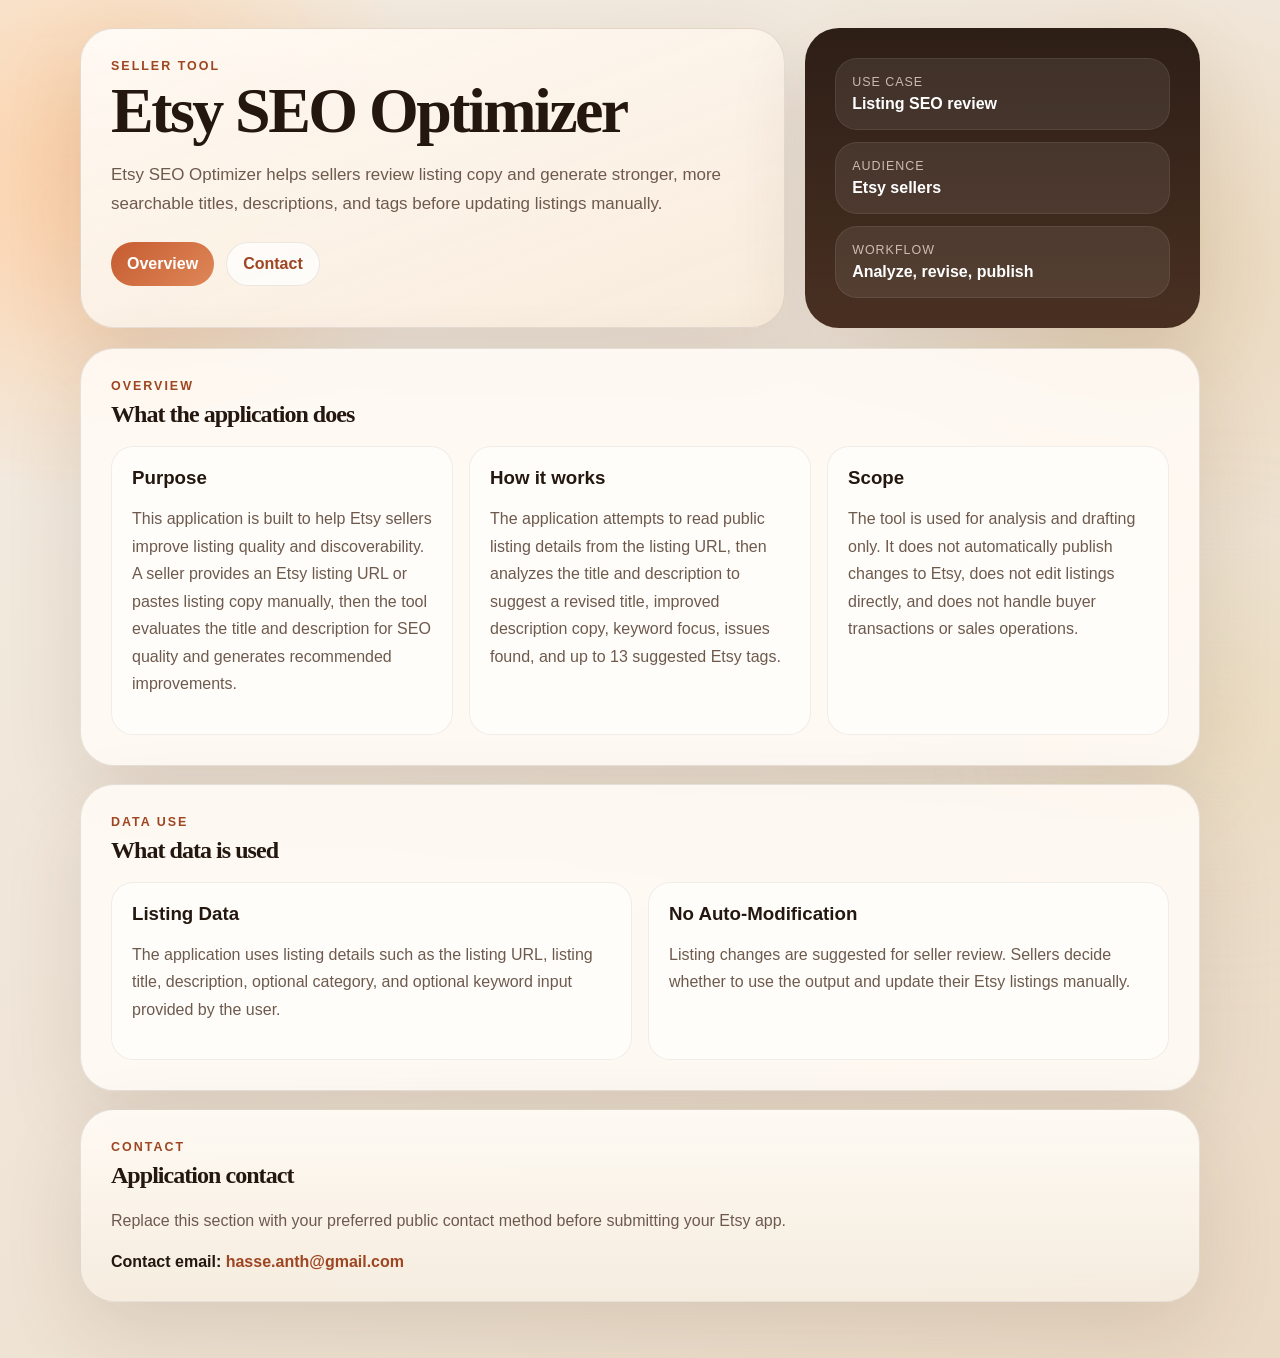
<file: docs/index.html>
<!DOCTYPE html>
<html lang="en">
<head>
    <meta charset="UTF-8">
    <meta name="viewport" content="width=device-width, initial-scale=1.0">
    <title>Etsy SEO Optimizer</title>
    <meta
        name="description"
        content="Seller-focused Etsy listing optimization tool that reviews listing copy and suggests stronger SEO titles, descriptions, and tags."
    >
    <link rel="stylesheet" href="./styles.css">
</head>
<body>
    <div class="glow glow-left"></div>
    <div class="glow glow-right"></div>

    <main class="page">
        <header class="hero">
            <div class="hero-copy">
                <p class="eyebrow">Seller Tool</p>
                <h1>Etsy SEO Optimizer</h1>
                <p class="lead">
                    Etsy SEO Optimizer helps sellers review listing copy and generate stronger,
                    more searchable titles, descriptions, and tags before updating listings manually.
                </p>
                <div class="hero-actions">
                    <a class="primary-link" href="#overview">Overview</a>
                    <a class="secondary-link" href="#contact">Contact</a>
                </div>
            </div>

            <div class="hero-panel">
                <div class="mini-card">
                    <span class="mini-label">Use Case</span>
                    <strong>Listing SEO review</strong>
                </div>
                <div class="mini-card">
                    <span class="mini-label">Audience</span>
                    <strong>Etsy sellers</strong>
                </div>
                <div class="mini-card">
                    <span class="mini-label">Workflow</span>
                    <strong>Analyze, revise, publish</strong>
                </div>
            </div>
        </header>

        <section id="overview" class="section card">
            <div class="section-heading">
                <p class="eyebrow">Overview</p>
                <h2>What the application does</h2>
            </div>

            <div class="content-grid">
                <article class="content-block">
                    <h3>Purpose</h3>
                    <p>
                        This application is built to help Etsy sellers improve listing quality and
                        discoverability. A seller provides an Etsy listing URL or pastes listing copy
                        manually, then the tool evaluates the title and description for SEO quality
                        and generates recommended improvements.
                    </p>
                </article>

                <article class="content-block">
                    <h3>How it works</h3>
                    <p>
                        The application attempts to read public listing details from the listing URL,
                        then analyzes the title and description to suggest a revised title, improved
                        description copy, keyword focus, issues found, and up to 13 suggested Etsy tags.
                    </p>
                </article>

                <article class="content-block">
                    <h3>Scope</h3>
                    <p>
                        The tool is used for analysis and drafting only. It does not automatically
                        publish changes to Etsy, does not edit listings directly, and does not handle
                        buyer transactions or sales operations.
                    </p>
                </article>
            </div>
        </section>

        <section class="section card">
            <div class="section-heading">
                <p class="eyebrow">Data Use</p>
                <h2>What data is used</h2>
            </div>

            <div class="content-grid two-up">
                <article class="content-block">
                    <h3>Listing Data</h3>
                    <p>
                        The application uses listing details such as the listing URL, listing title,
                        description, optional category, and optional keyword input provided by the user.
                    </p>
                </article>

                <article class="content-block">
                    <h3>No Auto-Modification</h3>
                    <p>
                        Listing changes are suggested for seller review. Sellers decide whether to use
                        the output and update their Etsy listings manually.
                    </p>
                </article>
            </div>
        </section>

        <section id="contact" class="section card contact-card">
            <div class="section-heading">
                <p class="eyebrow">Contact</p>
                <h2>Application contact</h2>
            </div>
            <p class="contact-copy">
                Replace this section with your preferred public contact method before submitting your Etsy app.
            </p>
            <p class="contact-line">
                Contact email: <span>hasse.anth@gmail.com</span>
            </p>
        </section>
    </main>
</body>
</html>
</file>
<file: docs/styles.css>
:root {
    --bg: #f4ede3;
    --bg-deep: #ead9c4;
    --surface: rgba(255, 251, 245, 0.9);
    --surface-strong: #fffdfa;
    --border: rgba(67, 44, 31, 0.12);
    --text: #24170f;
    --text-muted: #6e5a4d;
    --accent: #c55c31;
    --accent-strong: #9e4521;
    --accent-soft: rgba(197, 92, 49, 0.12);
    --shadow: 0 28px 80px rgba(64, 39, 22, 0.12);
    --radius-xl: 34px;
    --radius-lg: 22px;
    --radius-md: 16px;
}

* {
    box-sizing: border-box;
}

body {
    margin: 0;
    min-height: 100vh;
    color: var(--text);
    font-family: Aptos, "Segoe UI", sans-serif;
    background:
        radial-gradient(circle at 8% 12%, rgba(255, 211, 166, 0.86), transparent 20%),
        radial-gradient(circle at 90% 20%, rgba(229, 200, 155, 0.55), transparent 18%),
        linear-gradient(145deg, var(--bg) 0%, #efe4d6 54%, var(--bg-deep) 100%);
}

.glow {
    position: fixed;
    width: 240px;
    height: 240px;
    border-radius: 999px;
    filter: blur(90px);
    opacity: 0.5;
    pointer-events: none;
}

.glow-left {
    left: -50px;
    top: 90px;
    background: rgba(255, 190, 145, 0.7);
}

.glow-right {
    right: -60px;
    bottom: 60px;
    background: rgba(231, 210, 144, 0.6);
}

.page {
    position: relative;
    width: min(1120px, calc(100% - 28px));
    margin: 28px auto 56px;
}

.card {
    background: var(--surface);
    border: 1px solid var(--border);
    border-radius: var(--radius-xl);
    box-shadow: var(--shadow);
    backdrop-filter: blur(18px);
}

.hero {
    display: grid;
    grid-template-columns: minmax(0, 1.25fr) minmax(260px, 0.7fr);
    gap: 20px;
    align-items: stretch;
    margin-bottom: 20px;
}

.hero-copy,
.hero-panel,
.section {
    padding: 30px;
}

.hero-copy {
    background: linear-gradient(160deg, rgba(255, 250, 244, 0.98) 0%, rgba(248, 235, 219, 0.92) 100%);
    border: 1px solid var(--border);
    border-radius: var(--radius-xl);
    box-shadow: var(--shadow);
}

.hero-panel {
    display: grid;
    gap: 12px;
    background: linear-gradient(180deg, #2d1e16 0%, #493022 100%);
    border-radius: var(--radius-xl);
    color: white;
    box-shadow: var(--shadow);
}

.eyebrow {
    margin: 0 0 8px;
    color: var(--accent-strong);
    font-size: 0.78rem;
    font-weight: 700;
    letter-spacing: 0.16em;
    text-transform: uppercase;
}

.hero h1,
.section-heading h2 {
    margin: 0;
    font-family: Georgia, "Times New Roman", serif;
    letter-spacing: -0.04em;
}

.hero h1 {
    font-size: clamp(2.6rem, 5vw, 4.8rem);
    line-height: 0.95;
}

.lead,
.content-block p,
.contact-copy {
    color: var(--text-muted);
    line-height: 1.72;
}

.lead {
    max-width: 700px;
    margin: 18px 0 0;
    font-size: 1.06rem;
}

.hero-actions {
    display: flex;
    gap: 12px;
    margin-top: 24px;
}

.hero-actions a {
    text-decoration: none;
    font-weight: 700;
}

.primary-link,
.secondary-link {
    display: inline-flex;
    align-items: center;
    justify-content: center;
    border-radius: 999px;
    padding: 12px 16px;
}

.primary-link {
    background: linear-gradient(135deg, var(--accent) 0%, #df8758 100%);
    color: white;
}

.secondary-link {
    background: rgba(255, 255, 255, 0.72);
    color: var(--accent-strong);
    border: 1px solid rgba(67, 44, 31, 0.1);
}

.mini-card {
    display: grid;
    gap: 6px;
    padding: 16px;
    border-radius: var(--radius-lg);
    background: rgba(255, 255, 255, 0.08);
    border: 1px solid rgba(255, 255, 255, 0.08);
}

.mini-label {
    color: rgba(255, 239, 228, 0.72);
    font-size: 0.78rem;
    text-transform: uppercase;
    letter-spacing: 0.08em;
}

.section {
    margin-top: 18px;
}

.section-heading {
    margin-bottom: 18px;
}

.content-grid {
    display: grid;
    grid-template-columns: repeat(3, minmax(0, 1fr));
    gap: 16px;
}

.content-grid.two-up {
    grid-template-columns: repeat(2, minmax(0, 1fr));
}

.content-block {
    padding: 20px;
    border-radius: var(--radius-lg);
    background: var(--surface-strong);
    border: 1px solid rgba(67, 44, 31, 0.08);
}

.content-block h3 {
    margin: 0 0 10px;
}

.contact-card {
    background: linear-gradient(180deg, rgba(255, 251, 245, 0.96) 0%, rgba(245, 236, 223, 0.95) 100%);
}

.contact-line {
    margin: 18px 0 0;
    font-weight: 700;
}

.contact-line span {
    color: var(--accent-strong);
}

@media (max-width: 920px) {
    .hero,
    .content-grid,
    .content-grid.two-up {
        grid-template-columns: 1fr;
    }
}

@media (max-width: 680px) {
    .page {
        width: min(100% - 16px, 1120px);
        margin-top: 18px;
    }

    .hero-copy,
    .hero-panel,
    .section {
        padding: 22px;
    }

    .hero-actions {
        flex-direction: column;
        align-items: stretch;
    }
}
</file>
